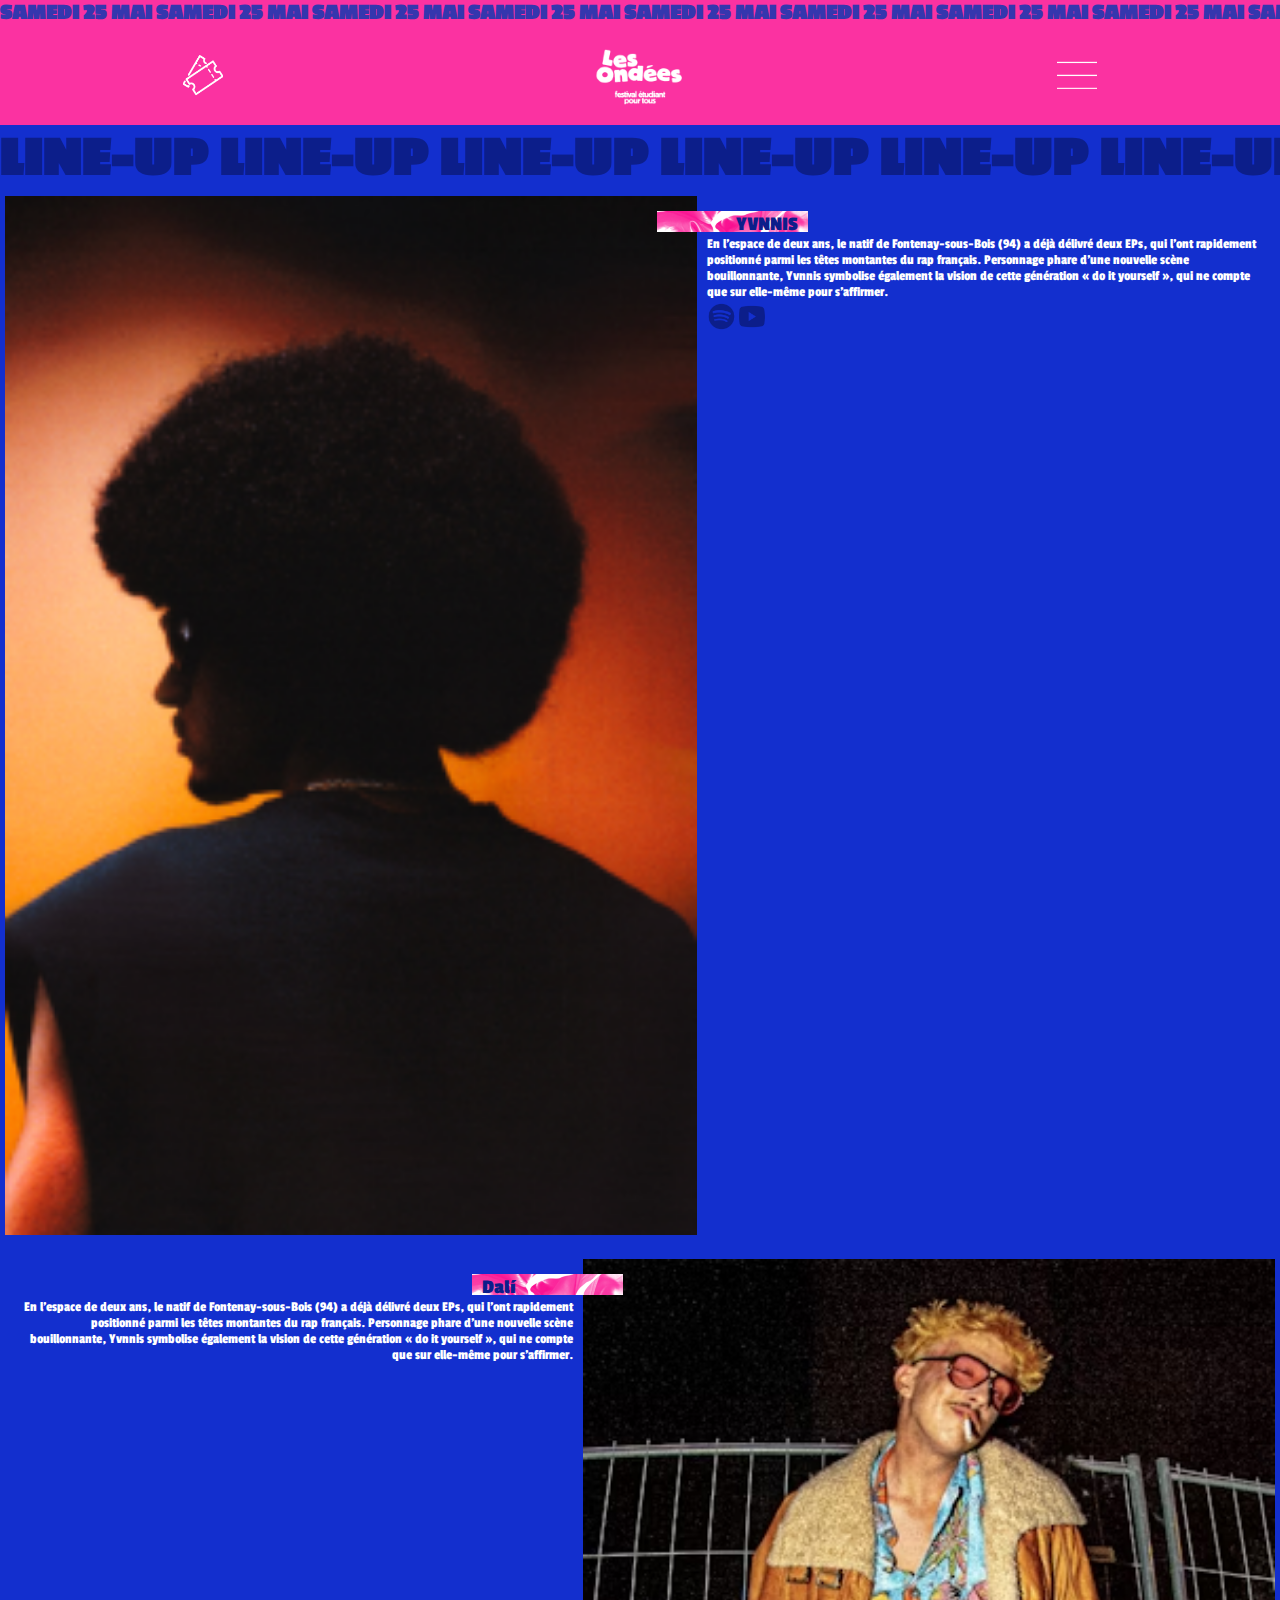
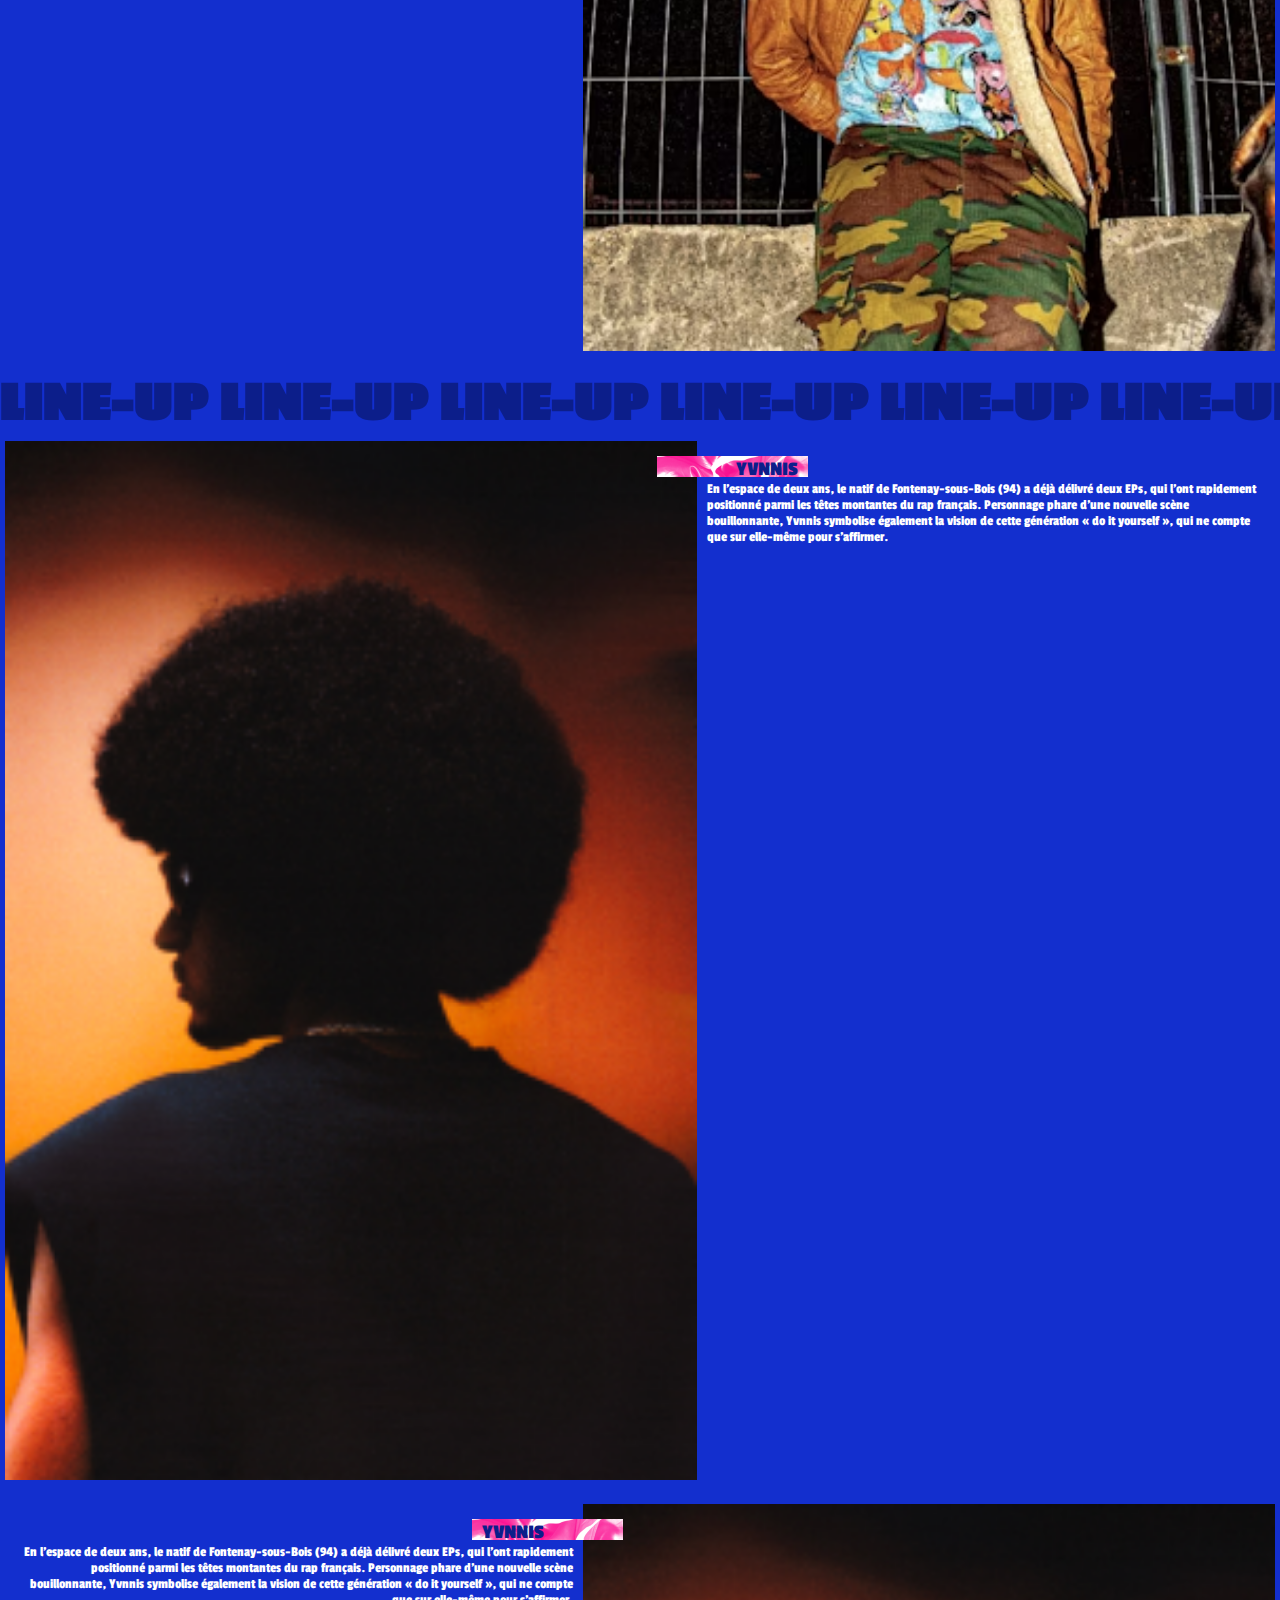
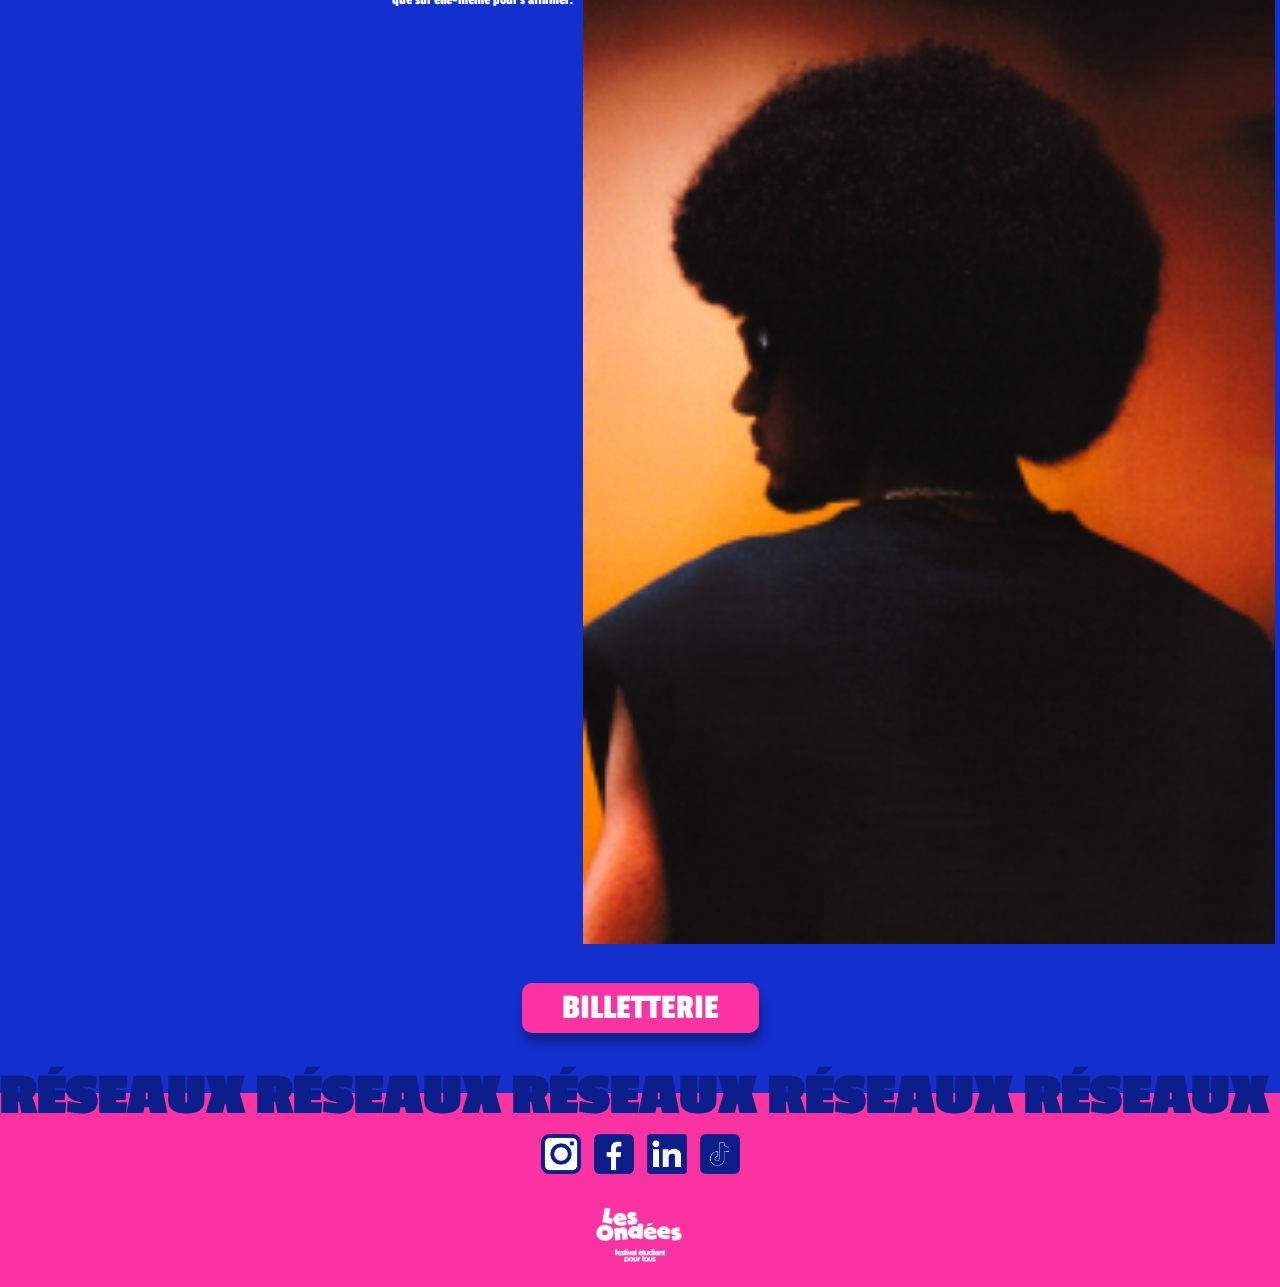
<file: programmation/index.html>
<!DOCTYPE html>
<html lang="fr">
<head>
    <meta charset="UTF-8">
    <meta name="viewport" content="width=device-width, initial-scale=1.0">
    <title>Les Ondées</title>
    <link rel="stylesheet" href="styles.css">
    <link rel="stylesheet" href="/utils/styles.css">
</head>
<body>
    <!-- Intégration script -->

    <script type="module" src="script.js"></script>
    <script type="module" src="/utils/script.js"></script>
    <!-- Intégration header -->
    <header id="header">
    </header>
    
    <div id="body">
        <div class="artistes">
            <div class="line-up line-up-go-right">
                LINE-UP LINE-UP LINE-UP LINE-UP LINE-UP LINE-UP LINE-UP LINE-UP LINE-UP LINE-UP LINE-UP LINE-UP LINE-UP LINE-UP LINE-UP LINE-UP LINE-UP LINE-UP LINE-UP LINE-UP
            </div>
            <div class="artiste artiste-left">
                <div class="image-container">
                    <img src="/public/artistes/YVNNIS.png" alt="">
                </div>
                <div class="info-part">
                    <div class="nom-artiste">
                        <img src="/public/divers/fond_tissue.png" alt="Fond en tissue">
                        <div>YVNNIS</div>
                        
                    </div>
                    <div class="texte-artiste">
                        En l’espace de deux ans, le natif de Fontenay-sous-Bois (94) a déjà délivré deux EPs, qui l’ont rapidement positionné parmi les têtes montantes du rap français. Personnage phare d’une nouvelle scène bouillonnante, Yvnnis symbolise également la vision de cette génération « do it yourself », qui ne compte que sur elle-même pour s’affirmer.
                    </div>
                    <div class="logos">
                        <img src="/public/logos/spotify.png" alt="">
                        <img src="/public/logos/youtube.png" alt="">
                    </div>
                </div>
            </div>
            <div class="artiste artiste-right">
            
                <div class="info-part">
                    <div class="nom-artiste">
                        <img src="/public/divers/fond_tissue.png" alt="Fond en tissue">
                        <div>Dalí</div>
                        
                    </div>
                    <div class="texte-artiste">
                        En l’espace de deux ans, le natif de Fontenay-sous-Bois (94) a déjà délivré deux EPs, qui l’ont rapidement positionné parmi les têtes montantes du rap français. Personnage phare d’une nouvelle scène bouillonnante, Yvnnis symbolise également la vision de cette génération « do it yourself », qui ne compte que sur elle-même pour s’affirmer.
                    </div>
                </div>
                <div class="image-container">
                    <img src="/public/artistes/dali.png" alt="">
                </div>
            </div>
            <div class="line-up line-up-go-left">
                LINE-UP LINE-UP LINE-UP LINE-UP LINE-UP LINE-UP LINE-UP LINE-UP LINE-UP LINE-UP LINE-UP LINE-UP LINE-UP LINE-UP LINE-UP LINE-UP LINE-UP LINE-UP LINE-UP LINE-UP
            </div>
            <div class="artiste artiste-left">
                <div class="image-container">
                    <img src="/public/artistes/YVNNIS.png" alt="">
                </div>
                <div class="info-part">
                    <div class="nom-artiste">
                        <img src="/public/divers/fond_tissue.png" alt="Fond en tissue">
                        <div>YVNNIS</div>
                        
                    </div>
                    <div class="texte-artiste">
                        En l’espace de deux ans, le natif de Fontenay-sous-Bois (94) a déjà délivré deux EPs, qui l’ont rapidement positionné parmi les têtes montantes du rap français. Personnage phare d’une nouvelle scène bouillonnante, Yvnnis symbolise également la vision de cette génération « do it yourself », qui ne compte que sur elle-même pour s’affirmer.
                    </div>
                </div>
            </div>
            <div class="artiste artiste-right">
           
                <div class="info-part">
                    <div class="nom-artiste">
                        <img src="/public/divers/fond_tissue.png" alt="Fond en tissue">
                        <div>YVNNIS</div>
                        
                    </div>
                    <div class="texte-artiste">
                        En l’espace de deux ans, le natif de Fontenay-sous-Bois (94) a déjà délivré deux EPs, qui l’ont rapidement positionné parmi les têtes montantes du rap français. Personnage phare d’une nouvelle scène bouillonnante, Yvnnis symbolise également la vision de cette génération « do it yourself », qui ne compte que sur elle-même pour s’affirmer.
                    </div>
                </div>
                <div class="image-container">
                    <img src="/public/artistes/YVNNIS.png" alt="">
                </div>
            </div>
       
            
        </div>
        <div class="button-part">

            <button class="billetterie-button cta" onclick="goToBilletterie()">
                BILLETTERIE
            </button>
    
        </div>

    </div>

    <!-- Intégration footer -->
    <footer id="footer"></footer>
</body>
</html>
</file>
<file: programmation/styles.css>
/*-*-*-*-*-*-*-*-*-*-*-*-*-*-*- ARTISTES PAGE -*-*-*-*-*-*-*-*-*-*-*-*-*-*-*/


/* Line up animation variable */

:root {

    --line-up-end-percentage-go-right: -100%;
    --line-up-animation-duration-go-right: 5s;
    --line-up-end-percentage-go-left: -100%;
    --line-up-animation-duration-go-left: 5s;

}

/* Line up  */ 
@keyframes lineUpGoLeft {
    0% { transform: translateX(100%); }
    100% { transform: translateX(var(--line-up-end-percentage-go-left)); }
}

@keyframes lineUpGoRight {
    0% { transform: translateX(var(--line-up-end-percentage-go-right)); }
    100% { transform: translateX(100%); }
}

.line-up{

    font-family: 'Passion One', sans-serif;

    font-weight: 900;
    white-space: nowrap; /* Prevent text from wrapping */
    color: #0C1E8A;
    font-size: 60px;
    padding: 10;
}
.line-up-go-right {
    animation: lineUpGoRight var(--line-up-animation-duration-go-right) linear infinite;
}
.line-up-go-left {
    animation: lineUpGoLeft var(--line-up-animation-duration-go-left) linear infinite;
}



/* Artistes */
.artistes{
    overflow: hidden;

}

/* Artiste */


.artiste{
    display: flex; /* Use flexbox layout */
    justify-content: space-around; /* Center the image horizontally */
    align-items: center; 
    margin-bottom: 10px;
    align-items: flex-start;
}

/* Image part */ 
.artiste > .image-container {
    flex: 1; 
    padding: 5px; 
    align-content: center;
}
.artiste > .image-container >  img {
    width: 100%; 
}


/* Info part */

.info-part{
    font-family: 'Passion One', sans-serif;
    font-weight: 200;
    font-size: 14px;
    margin-top: 20px;
    align-items: start;
    flex: 0.8; 
}
/* Nom artiste */
.nom-artiste{
    position: relative; /* Ensure the container is positioned relative to its content */
    display: inline-block; /* Display the container as an inline block */
}
.nom-artiste > div{
    position: absolute; /* Position the text absolutely within the container */
    top: 50%; /* Position the text vertically centered */
    transform: translate(0, -50%); /* Center the text perfectly */
    color: #0C1E8A; /* Text color */
    font-family: 'Passion One', sans-serif;
    font-weight: 700;
    font-size: 20px;
}


/* RSN logos */
.artiste > .info-part > .logos{
    display: flex;
}
.artiste > .info-part > .logos > img{
    width: 30px;
}
.texte-artiste{
    color: white;
}


/* Artiste on picture on left */

.artiste-left > .info-part {
    margin-right: 20px;
    margin-left: 5px;
    text-align: left;
    
}

.artiste-left > .info-part > .nom-artiste{
    margin-left: -50px ;
}

.artiste-left > .info-part > .nom-artiste > div {
    right: 10px;
}

.artiste-left > .info-part > .texte-artiste{
    text-align: left;
}
/* Artiste on picture right */

.artiste-right > .info-part {
    margin-right: 5px;
    margin-left: 20px;
    text-align: right;

}

.artiste-right > .info-part > .nom-artiste{
    margin-right: -50px ;
}
.artiste-right > .info-part > .texte-artiste{
    text-align: right;
}

.artiste-right > .info-part > .nom-artiste > div {
    left: 10px;
}
</file>
<file: utils/styles.css>
/* -- TYPO -- */
@import url('https://fonts.googleapis.com/css2?family=Passion+One:wght@200;400;900&display=swap');
/* GLOBAL */

/* -*-*-*-*-*-*-*-*-*-*-*-*-*-*- HEADER -*-*-*-*-*-*-*-*-*-*-*-*-*-*- */

header >.overflow-container {
    color: #3536AE;
    font-family: 'Passion One', sans-serif;
    font-size: 23px;
    font-weight: 900;
    font-size: 23px;
    white-space: nowrap; /* Prevent text from wrapping */
    animation: headerGoLeft var(--header-animation-duration) linear infinite;
}

header{
    background-color: #FB32A1;
    overflow: hidden; 
    
}

.logo_header{
    width: 100px; /* Set the width of the image */

}
.menu_logo_header{
    width: 40px; /* Set the width of the image */
}

.menu{
     display: flex; /* Use flexbox layout */
    justify-content: space-around; /* Center the image horizontally */
    align-items: center; 
}

@keyframes headerGoLeft {
    0% { transform: translateX(100%); }
    100% { transform: translateX(var(--hearer-end-percentage)); }
}


/* Animation variables */
:root {
    /* Header animation variable*/
    --hearer-end-percentage: -100%;
    --header-animation-duration: 5s;


}
/*-*-*-*-*-*-*-*-*-*-*-*-*-*-*- FOOTER -*-*-*-*-*-*-*-*-*-*-*-*-*-*-*/

@keyframes rsnGoRight {
    0% { transform: translateX(var(--footer-rsn-percentage)); }
    100% { transform: translateX(100%); }
}
:root {

    --footer-rsn-percentage: -100%;
    --footer-rsn-duration: 5s;

}

footer {
    position: relative;
    overflow-x: hidden;
    background-color: #FB32A1;

}

footer > .upper-space{
    height: 40px;
    background-color: #132FCE ;
}

footer > .rsn-text {
    margin-top: -30px;
    font-family: 'Passion One', sans-serif;
    font-weight: 900;
    white-space: nowrap; /* Prevent text from wrapping */
    color: #0C1E8A;
    font-size: 60px;
    padding: 10;
    animation: rsnGoRight var(--footer-rsn-duration) linear infinite;
}

footer > .logos-rsn > a > img {
    width: 50px;
}

footer > .logoOndees {
    width: 100px;
}


/*-*-*-*-*-*-*-*-*-*-*-*-*-*-*- BODY -*-*-*-*-*-*-*-*-*-*-*-*-*-*-*/
body {
    padding: 0;
    margin: 0;
    background-color: #132FCE;
    text-align: center;
    font-family: 'Passion One', sans-serif;
    color: white;
    font-weight: 400;
    
}

a{
    color: white;
    text-decoration: none ;
}

/* main components */ 

.button-part{
    display: flex;
    justify-content: center;
}

.cta{
    padding: 5px;
    padding-right: 40px;
    padding-left: 40px;
    border-radius: 10px;
    color: white;
    background-color: #FB32A1;
    font-family: 'Passion One', sans-serif;
    font-weight: 500;
    font-size: 4vh;
    margin: 20px;
    box-shadow: 2px 10px 10px rgba(0, 0, 0, 0.3); 
    border: none;
}

.title-moving{
    font-family: 'Passion One', sans-serif;
    font-weight: 900;
    white-space: nowrap; /* Prevent text from wrapping */
    color: #0C1E8A;
    font-size: 60px;
    padding: 10;
}
</file>
